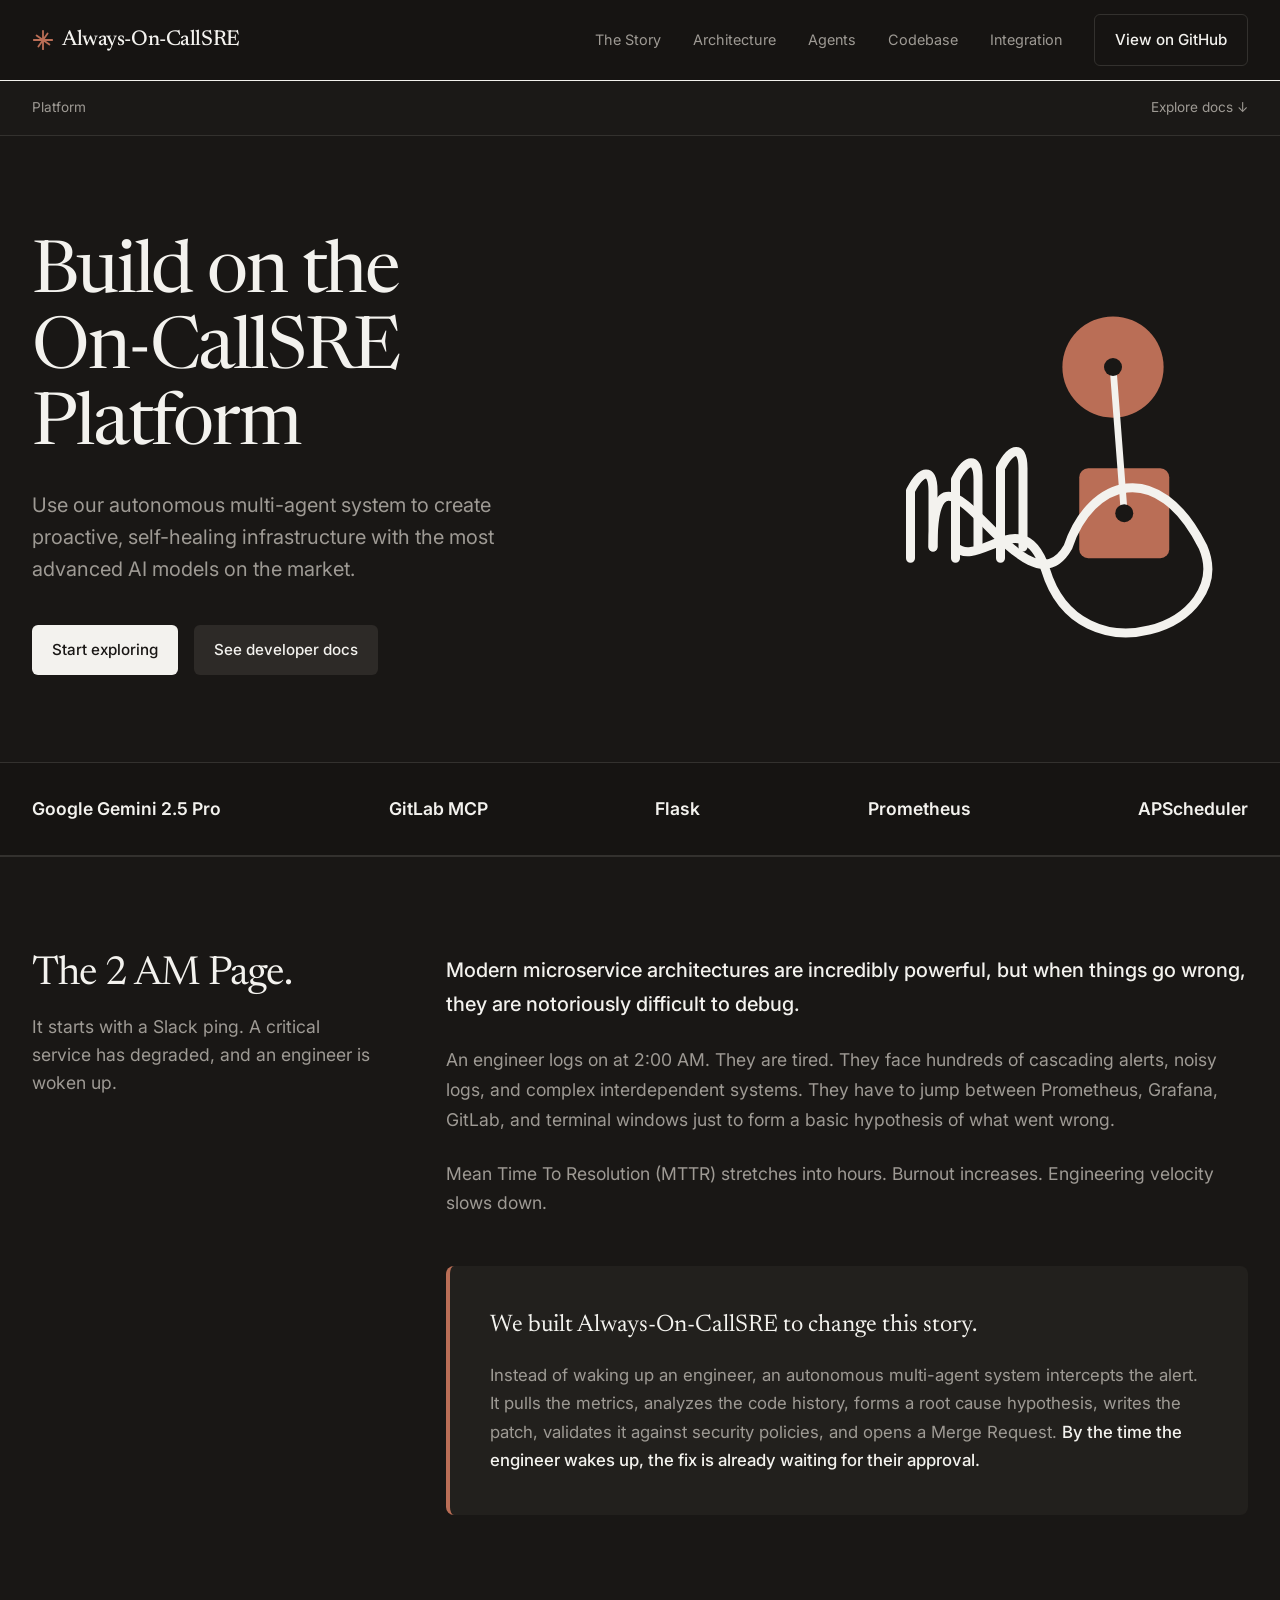
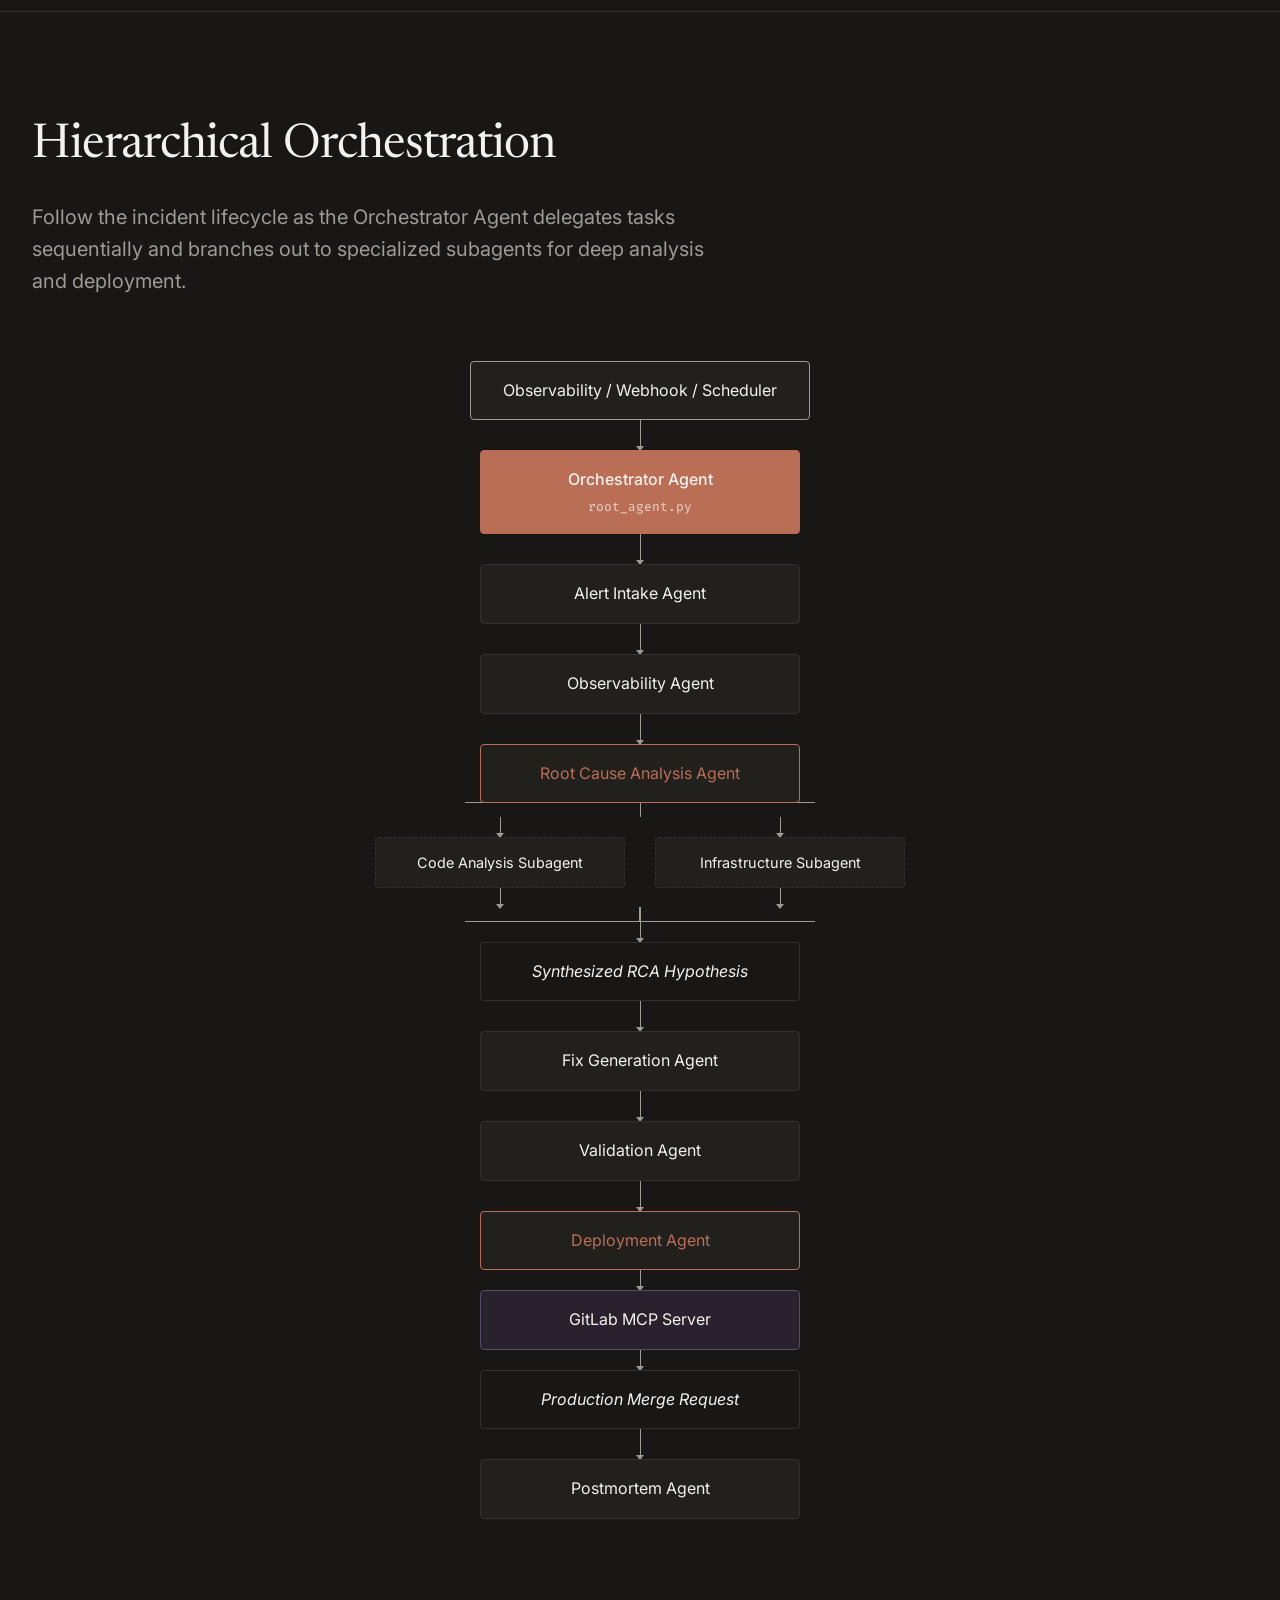
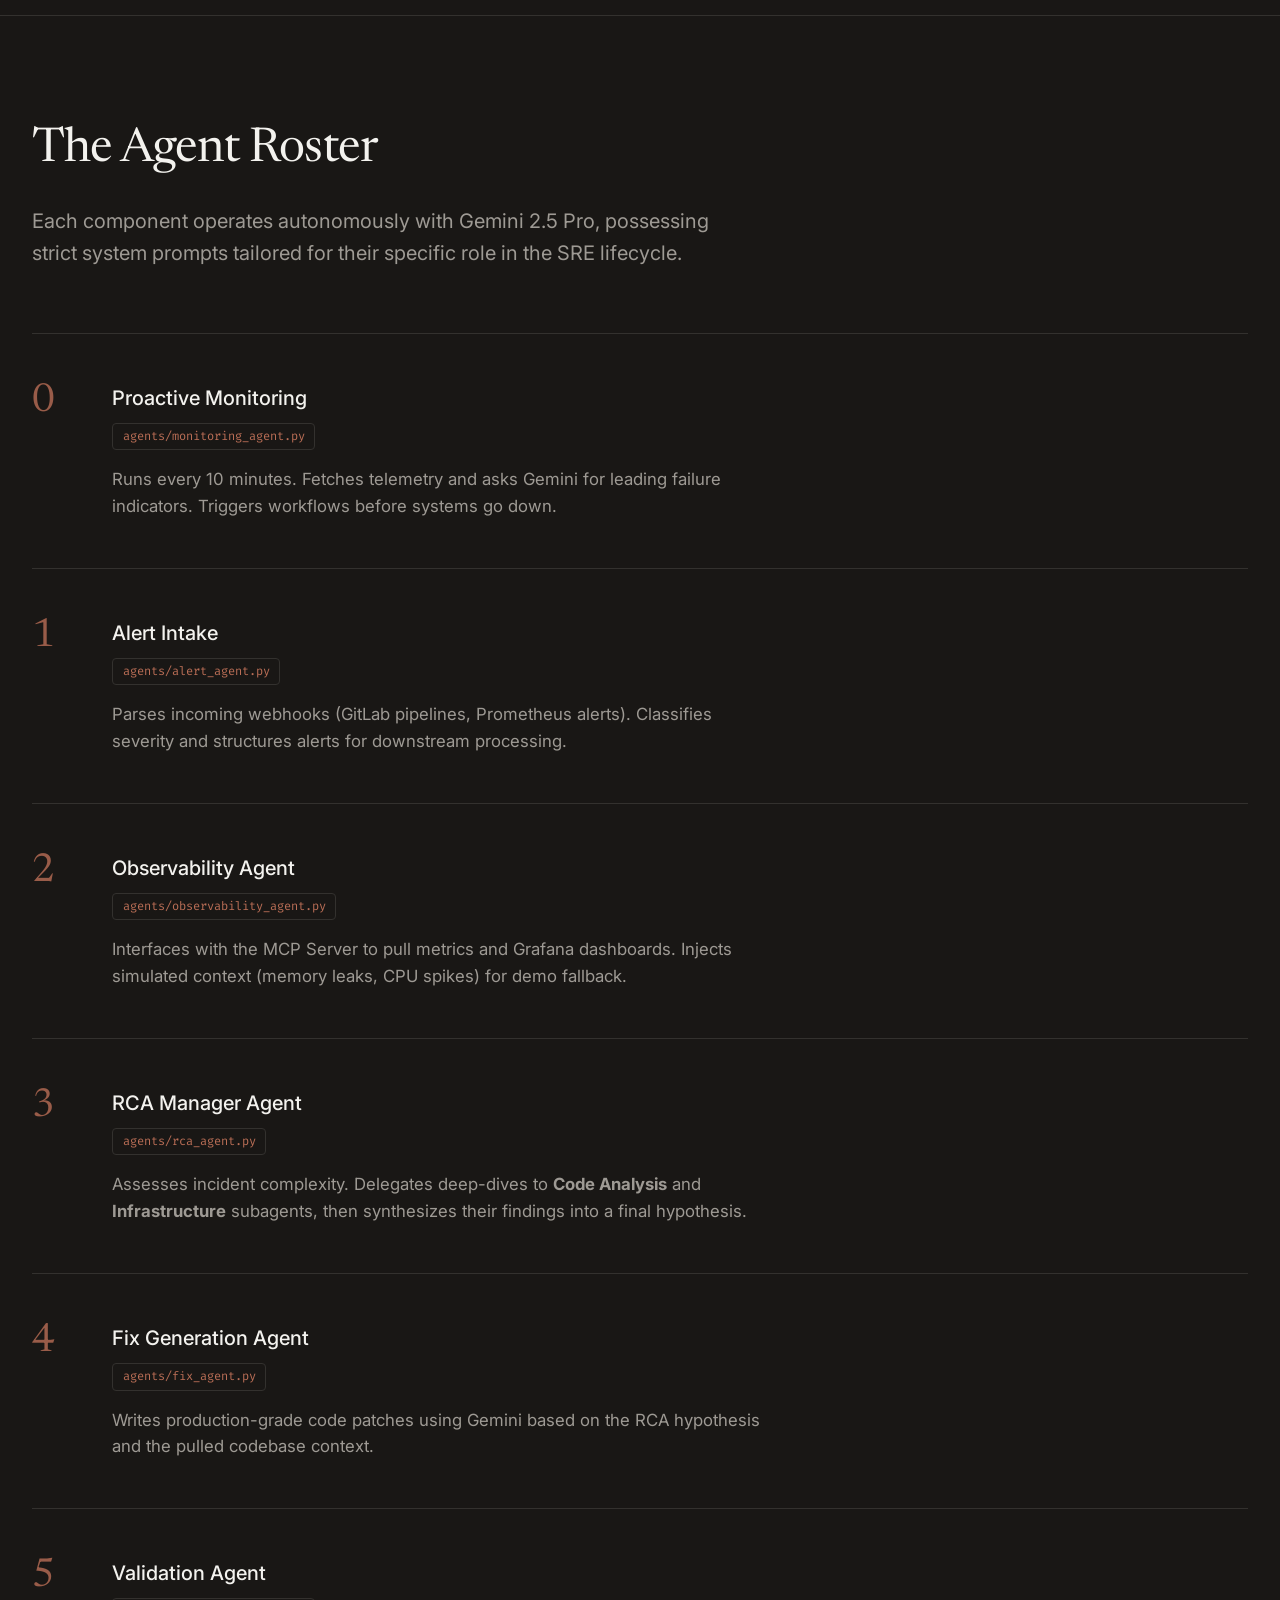
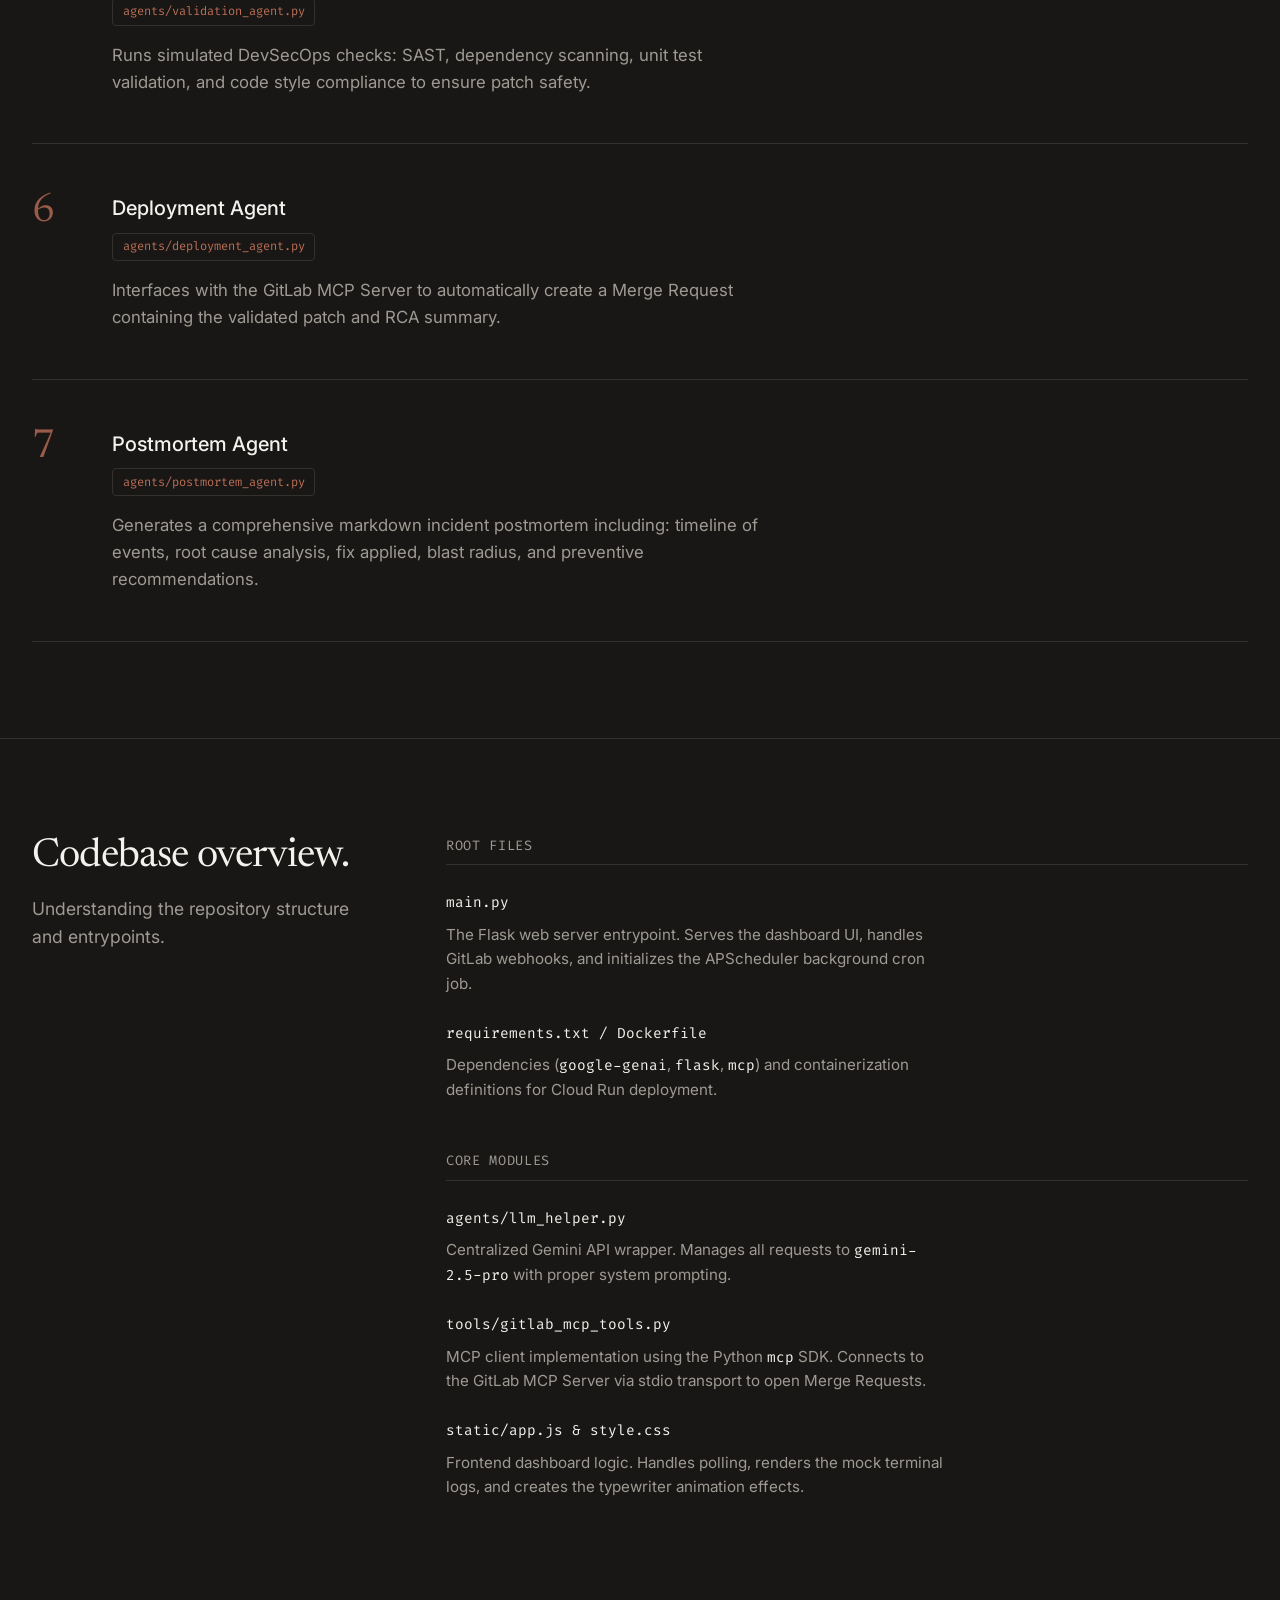
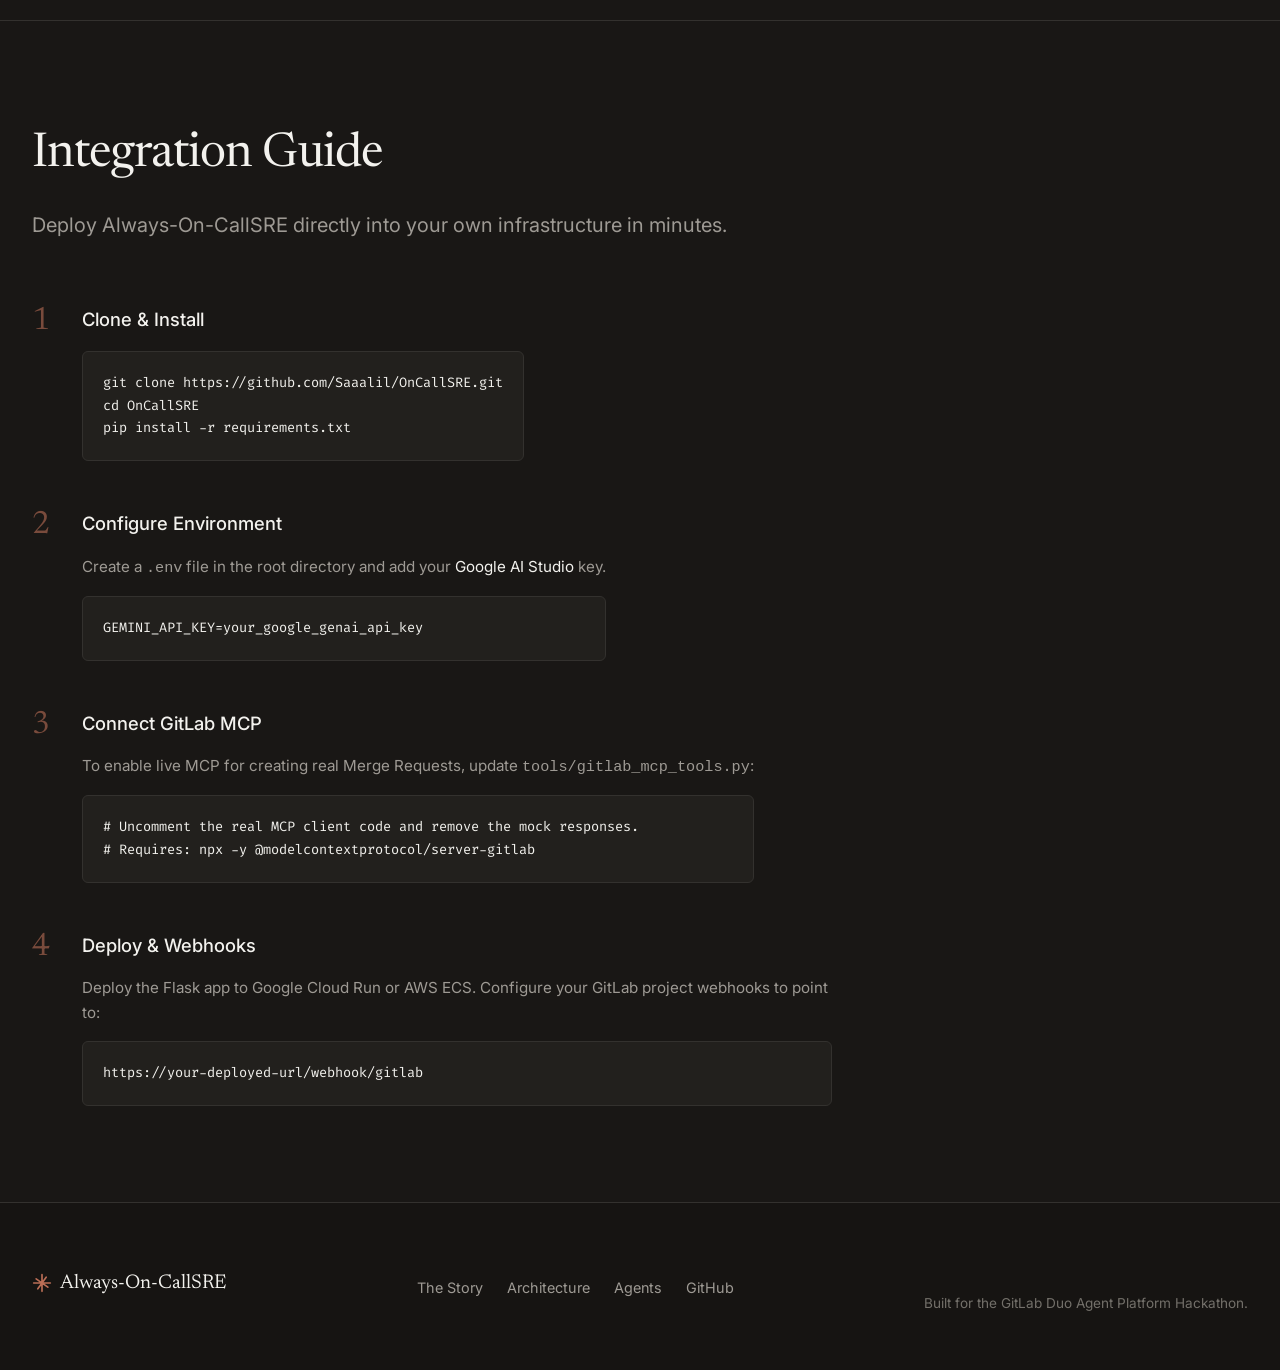
<file: docs/index.html>
<!DOCTYPE html>
<html lang="en">
<head>
    <meta charset="UTF-8">
    <meta name="viewport" content="width=device-width, initial-scale=1.0">
    <title>Always-On-CallSRE — Documentation</title>
    <meta name="description" content="Autonomous multi-agent SRE platform powered by Gemini 2.5 Pro & MCP.">
    <link rel="stylesheet" href="style.css">
    <link href="https://fonts.googleapis.com/css2?family=Newsreader:opsz,wght@6..72,200..800&family=Inter:wght@300;400;500;600&family=Fira+Code:wght@400;500&display=swap" rel="stylesheet">
</head>
<body>
    <!-- Navigation -->
    <nav id="navbar">
        <div class="nav-inner">
            <div class="nav-left">
                <svg width="24" height="24" viewBox="0 0 24 24" fill="none" stroke="var(--clay)" stroke-width="2" stroke-linecap="round" stroke-linejoin="round" class="nav-logo-icon">
                    <path d="M12 2v20M17 5l-10 14M22 12H2M19 17L5 7"></path>
                </svg>
                <a href="#hero" class="nav-logo">Always-On-CallSRE</a>
            </div>
            <div class="nav-links">
                <a href="#story">The Story</a>
                <a href="#architecture">Architecture</a>
                <a href="#agents">Agents</a>
                <a href="#files">Codebase</a>
                <a href="#integrate">Integration</a>
                <a href="https://github.com/Saaalil/OnCallSRE" target="_blank" class="btn btn-nav">View on GitHub</a>
            </div>
        </div>
    </nav>

    <!-- Sub-nav -->
    <div class="sub-nav">
        <div class="sub-nav-inner">
            <span class="sub-nav-breadcrumb">Platform</span>
            <span class="sub-nav-action">Explore docs <span>&#8595;</span></span>
        </div>
    </div>

    <!-- Hero -->
    <section id="hero">
        <div class="hero-inner">
            <div class="hero-content">
                <h1>Build on the<br>On-CallSRE Platform</h1>
                <p class="hero-desc">Use our autonomous multi-agent system to create proactive, self-healing infrastructure with the most advanced AI models on the market.</p>
                <div class="hero-actions">
                    <a href="#story" class="btn btn-primary">Start exploring</a>
                    <a href="https://github.com/Saaalil/OnCallSRE" target="_blank" class="btn btn-secondary">See developer docs</a>
                </div>
            </div>
            <div class="hero-illustration">
                <svg viewBox="0 0 400 400" fill="none" xmlns="http://www.w3.org/2000/svg">
                    <circle cx="280" cy="120" r="45" fill="var(--clay)" />
                    <rect x="250" y="210" width="80" height="80" rx="8" fill="var(--clay)" />
                    <path d="M280 120 L290 250" stroke="var(--text-primary)" stroke-width="6" stroke-linecap="round" />
                    <circle cx="280" cy="120" r="8" fill="var(--bg-main)" />
                    <circle cx="290" cy="250" r="8" fill="var(--bg-main)" />
                    <path d="M120 280 C 120 150, 200 350, 240 280 C 260 220, 320 200, 360 280 C 390 350, 250 400, 220 300 C 200 240, 160 300, 140 280" stroke="var(--text-primary)" stroke-width="8" stroke-linecap="round" stroke-linejoin="round" />
                    <path d="M100 290 L100 230 C 110 210, 120 210, 120 230 L120 280" stroke="var(--text-primary)" stroke-width="8" stroke-linecap="round" stroke-linejoin="round" />
                    <path d="M140 290 L140 220 C 150 200, 160 200, 160 220 L160 280" stroke="var(--text-primary)" stroke-width="8" stroke-linecap="round" stroke-linejoin="round" />
                    <path d="M180 290 L180 210 C 190 190, 200 190, 200 210 L200 280" stroke="var(--text-primary)" stroke-width="8" stroke-linecap="round" stroke-linejoin="round" />
                </svg>
            </div>
        </div>
    </section>

    <!-- Integrations Logos -->
    <section class="integrations">
        <div class="integrations-inner">
            <div class="integration-logo">Google Gemini 2.5 Pro</div>
            <div class="integration-logo">GitLab MCP</div>
            <div class="integration-logo">Flask</div>
            <div class="integration-logo">Prometheus</div>
            <div class="integration-logo">APScheduler</div>
        </div>
    </section>

    <div class="divider"></div>

    <!-- The Story (Problem & Solution) -->
    <section id="story" class="section">
        <div class="section-inner">
            <div class="section-grid">
                <div class="section-header">
                    <h2>The 2 AM Page.</h2>
                    <p>It starts with a Slack ping. A critical service has degraded, and an engineer is woken up.</p>
                </div>
                <div class="section-content story-content">
                    <p class="story-lead">Modern microservice architectures are incredibly powerful, but when things go wrong, they are notoriously difficult to debug.</p>
                    <p>An engineer logs on at 2:00 AM. They are tired. They face hundreds of cascading alerts, noisy logs, and complex interdependent systems. They have to jump between Prometheus, Grafana, GitLab, and terminal windows just to form a basic hypothesis of what went wrong.</p>
                    <p>Mean Time To Resolution (MTTR) stretches into hours. Burnout increases. Engineering velocity slows down.</p>
                    <div class="story-highlight">
                        <h3>We built Always-On-CallSRE to change this story.</h3>
                        <p>Instead of waking up an engineer, an autonomous multi-agent system intercepts the alert. It pulls the metrics, analyzes the code history, forms a root cause hypothesis, writes the patch, validates it against security policies, and opens a Merge Request. <strong>By the time the engineer wakes up, the fix is already waiting for their approval.</strong></p>
                    </div>
                </div>
            </div>
        </div>
    </section>

    <div class="divider"></div>

    <!-- Architecture Flowchart -->
    <section id="architecture" class="section">
        <div class="section-inner">
            <div class="section-header-full">
                <h2>Hierarchical Orchestration</h2>
                <p>Follow the incident lifecycle as the Orchestrator Agent delegates tasks sequentially and branches out to specialized subagents for deep analysis and deployment.</p>
            </div>
            
            <div class="flowchart-container">
                <!-- Trigger Node -->
                <div class="fc-node-wrapper">
                    <div class="fc-node fc-trigger">
                        Observability / Webhook / Scheduler
                    </div>
                    <div class="fc-line-down"></div>
                </div>

                <!-- Orchestrator -->
                <div class="fc-node-wrapper">
                    <div class="fc-node fc-orchestrator">
                        Orchestrator Agent
                        <span class="fc-file">root_agent.py</span>
                    </div>
                    <div class="fc-line-down"></div>
                </div>

                <!-- Vertical Pipeline -->
                <div class="fc-pipeline">
                    
                    <!-- 1. Alert Intake -->
                    <div class="fc-node-wrapper">
                        <div class="fc-node">Alert Intake Agent</div>
                        <div class="fc-line-down"></div>
                    </div>

                    <!-- 2. Observability -->
                    <div class="fc-node-wrapper">
                        <div class="fc-node">Observability Agent</div>
                        <div class="fc-line-down"></div>
                    </div>

                    <!-- 3. RCA (Branches) -->
                    <div class="fc-node-wrapper">
                        <div class="fc-node fc-manager">Root Cause Analysis Agent</div>
                        <!-- Branching out -->
                        <div class="fc-branch-container">
                            <div class="fc-branch-line">
                                <div class="fc-branch-left"></div>
                                <div class="fc-branch-right"></div>
                            </div>
                            <div class="fc-subnodes">
                                <div class="fc-subnode-wrapper">
                                    <div class="fc-line-down fc-short"></div>
                                    <div class="fc-node fc-subagent">Code Analysis Subagent</div>
                                    <div class="fc-line-down fc-short"></div>
                                </div>
                                <div class="fc-subnode-wrapper">
                                    <div class="fc-line-down fc-short"></div>
                                    <div class="fc-node fc-subagent">Infrastructure Subagent</div>
                                    <div class="fc-line-down fc-short"></div>
                                </div>
                            </div>
                            <div class="fc-branch-line-bottom">
                                <div class="fc-branch-left"></div>
                                <div class="fc-branch-right"></div>
                            </div>
                        </div>
                        <div class="fc-line-down fc-short"></div>
                        <div class="fc-node fc-hypothesis">Synthesized RCA Hypothesis</div>
                        <div class="fc-line-down"></div>
                    </div>

                    <!-- 4. Fix Generation -->
                    <div class="fc-node-wrapper">
                        <div class="fc-node">Fix Generation Agent</div>
                        <div class="fc-line-down"></div>
                    </div>

                    <!-- 5. Validation -->
                    <div class="fc-node-wrapper">
                        <div class="fc-node">Validation Agent</div>
                        <div class="fc-line-down"></div>
                    </div>

                    <!-- 6. Deployment (Branches to MCP) -->
                    <div class="fc-node-wrapper">
                        <div class="fc-node fc-manager">Deployment Agent</div>
                        <div class="fc-line-down fc-short"></div>
                        <div class="fc-node fc-mcp">GitLab MCP Server</div>
                        <div class="fc-line-down fc-short"></div>
                        <div class="fc-node fc-hypothesis">Production Merge Request</div>
                        <div class="fc-line-down"></div>
                    </div>

                    <!-- 7. Postmortem -->
                    <div class="fc-node-wrapper">
                        <div class="fc-node">Postmortem Agent</div>
                    </div>

                </div>
            </div>
        </div>
    </section>

    <div class="divider"></div>

    <!-- Agent Roster (Detailed) -->
    <section id="agents" class="section">
        <div class="section-inner">
            <div class="section-header-full">
                <h2>The Agent Roster</h2>
                <p>Each component operates autonomously with Gemini 2.5 Pro, possessing strict system prompts tailored for their specific role in the SRE lifecycle.</p>
            </div>
            
            <div class="agent-list">
                <div class="agent-item">
                    <div class="agent-num">0</div>
                    <div class="agent-info">
                        <h3>Proactive Monitoring</h3>
                        <div class="mono-tag">agents/monitoring_agent.py</div>
                        <p>Runs every 10 minutes. Fetches telemetry and asks Gemini for leading failure indicators. Triggers workflows before systems go down.</p>
                    </div>
                </div>
                <div class="agent-item">
                    <div class="agent-num">1</div>
                    <div class="agent-info">
                        <h3>Alert Intake</h3>
                        <div class="mono-tag">agents/alert_agent.py</div>
                        <p>Parses incoming webhooks (GitLab pipelines, Prometheus alerts). Classifies severity and structures alerts for downstream processing.</p>
                    </div>
                </div>
                <div class="agent-item">
                    <div class="agent-num">2</div>
                    <div class="agent-info">
                        <h3>Observability Agent</h3>
                        <div class="mono-tag">agents/observability_agent.py</div>
                        <p>Interfaces with the MCP Server to pull metrics and Grafana dashboards. Injects simulated context (memory leaks, CPU spikes) for demo fallback.</p>
                    </div>
                </div>
                <div class="agent-item">
                    <div class="agent-num">3</div>
                    <div class="agent-info">
                        <h3>RCA Manager Agent</h3>
                        <div class="mono-tag">agents/rca_agent.py</div>
                        <p>Assesses incident complexity. Delegates deep-dives to <strong>Code Analysis</strong> and <strong>Infrastructure</strong> subagents, then synthesizes their findings into a final hypothesis.</p>
                    </div>
                </div>
                <div class="agent-item">
                    <div class="agent-num">4</div>
                    <div class="agent-info">
                        <h3>Fix Generation Agent</h3>
                        <div class="mono-tag">agents/fix_agent.py</div>
                        <p>Writes production-grade code patches using Gemini based on the RCA hypothesis and the pulled codebase context.</p>
                    </div>
                </div>
                <div class="agent-item">
                    <div class="agent-num">5</div>
                    <div class="agent-info">
                        <h3>Validation Agent</h3>
                        <div class="mono-tag">agents/validation_agent.py</div>
                        <p>Runs simulated DevSecOps checks: SAST, dependency scanning, unit test validation, and code style compliance to ensure patch safety.</p>
                    </div>
                </div>
                <div class="agent-item">
                    <div class="agent-num">6</div>
                    <div class="agent-info">
                        <h3>Deployment Agent</h3>
                        <div class="mono-tag">agents/deployment_agent.py</div>
                        <p>Interfaces with the GitLab MCP Server to automatically create a Merge Request containing the validated patch and RCA summary.</p>
                    </div>
                </div>
                <div class="agent-item">
                    <div class="agent-num">7</div>
                    <div class="agent-info">
                        <h3>Postmortem Agent</h3>
                        <div class="mono-tag">agents/postmortem_agent.py</div>
                        <p>Generates a comprehensive markdown incident postmortem including: timeline of events, root cause analysis, fix applied, blast radius, and preventive recommendations.</p>
                    </div>
                </div>
            </div>
        </div>
    </section>

    <div class="divider"></div>

    <!-- Codebase -->
    <section id="files" class="section">
        <div class="section-inner">
            <div class="section-grid">
                <div class="section-header">
                    <h2>Codebase overview.</h2>
                    <p>Understanding the repository structure and entrypoints.</p>
                </div>
                <div class="section-content">
                    <div class="code-block">
                        <div class="code-header">Root Files</div>
                        <div class="code-item">
                            <code>main.py</code>
                            <p>The Flask web server entrypoint. Serves the dashboard UI, handles GitLab webhooks, and initializes the APScheduler background cron job.</p>
                        </div>
                        <div class="code-item">
                            <code>requirements.txt / Dockerfile</code>
                            <p>Dependencies (<code>google-genai</code>, <code>flask</code>, <code>mcp</code>) and containerization definitions for Cloud Run deployment.</p>
                        </div>
                    </div>
                    
                    <div class="code-block">
                        <div class="code-header">Core Modules</div>
                        <div class="code-item">
                            <code>agents/llm_helper.py</code>
                            <p>Centralized Gemini API wrapper. Manages all requests to <code>gemini-2.5-pro</code> with proper system prompting.</p>
                        </div>
                        <div class="code-item">
                            <code>tools/gitlab_mcp_tools.py</code>
                            <p>MCP client implementation using the Python <code>mcp</code> SDK. Connects to the GitLab MCP Server via stdio transport to open Merge Requests.</p>
                        </div>
                        <div class="code-item">
                            <code>static/app.js & style.css</code>
                            <p>Frontend dashboard logic. Handles polling, renders the mock terminal logs, and creates the typewriter animation effects.</p>
                        </div>
                    </div>
                </div>
            </div>
        </div>
    </section>

    <div class="divider"></div>

    <!-- Integration -->
    <section id="integrate" class="section">
        <div class="section-inner">
            <div class="section-header-full">
                <h2>Integration Guide</h2>
                <p>Deploy Always-On-CallSRE directly into your own infrastructure in minutes.</p>
            </div>
            
            <div class="steps-list">
                <div class="step-row">
                    <div class="step-num">1</div>
                    <div class="step-body">
                        <h3>Clone & Install</h3>
                        <pre><code>git clone https://github.com/Saaalil/OnCallSRE.git
cd OnCallSRE
pip install -r requirements.txt</code></pre>
                    </div>
                </div>
                <div class="step-row">
                    <div class="step-num">2</div>
                    <div class="step-body">
                        <h3>Configure Environment</h3>
                        <p>Create a <code>.env</code> file in the root directory and add your <a href="https://aistudio.google.com/apikey" target="_blank">Google AI Studio</a> key.</p>
                        <pre><code>GEMINI_API_KEY=your_google_genai_api_key</code></pre>
                    </div>
                </div>
                <div class="step-row">
                    <div class="step-num">3</div>
                    <div class="step-body">
                        <h3>Connect GitLab MCP</h3>
                        <p>To enable live MCP for creating real Merge Requests, update <code>tools/gitlab_mcp_tools.py</code>:</p>
                        <pre><code># Uncomment the real MCP client code and remove the mock responses.
# Requires: npx -y @modelcontextprotocol/server-gitlab</code></pre>
                    </div>
                </div>
                <div class="step-row">
                    <div class="step-num">4</div>
                    <div class="step-body">
                        <h3>Deploy & Webhooks</h3>
                        <p>Deploy the Flask app to Google Cloud Run or AWS ECS. Configure your GitLab project webhooks to point to:</p>
                        <pre><code>https://your-deployed-url/webhook/gitlab</code></pre>
                    </div>
                </div>
            </div>
        </div>
    </section>

    <!-- Footer -->
    <footer>
        <div class="footer-inner">
            <div class="footer-logo">
                <svg width="20" height="20" viewBox="0 0 24 24" fill="none" stroke="var(--clay)" stroke-width="2" stroke-linecap="round" stroke-linejoin="round">
                    <path d="M12 2v20M17 5l-10 14M22 12H2M19 17L5 7"></path>
                </svg>
                Always-On-CallSRE
            </div>
            <div class="footer-links">
                <a href="#story">The Story</a>
                <a href="#architecture">Architecture</a>
                <a href="#agents">Agents</a>
                <a href="https://github.com/Saaalil/OnCallSRE" target="_blank">GitHub</a>
            </div>
            <div class="footer-copy">
                Built for the GitLab Duo Agent Platform Hackathon.
            </div>
        </div>
    </footer>
    <script src="app.js"></script>
</body>
</html>
</file>
<file: docs/style.css>
/* ============================================
   Always-On-CallSRE Docs
   Exact Match: Claude.com Dark Theme Signature
   ============================================ */

:root {
    --bg-main: #191715;
    --bg-nav: #161412;
    --bg-subnav: #1B1917;
    --bg-card: #22201D;
    --bg-btn-sec: #2D2A27;
    --bg-integration: #161412;
    
    --text-primary: #F3F2EE;
    --text-secondary: #9E9A94;
    --text-tertiary: #73706A;
    
    --border: #33312E;
    --clay: #BA6E56;
    
    --font-serif: 'Newsreader', 'Source Serif 4', Georgia, serif;
    --font-sans: 'Inter', -apple-system, sans-serif;
    --font-mono: 'Fira Code', monospace;
}

* { box-sizing: border-box; margin: 0; padding: 0; }

html { scroll-behavior: smooth; }

body {
    font-family: var(--font-sans);
    background-color: var(--bg-main);
    color: var(--text-primary);
    line-height: 1.6;
    -webkit-font-smoothing: antialiased;
    -moz-osx-font-smoothing: grayscale;
}

::selection {
    background-color: var(--clay);
    color: #fff;
}

a { color: var(--text-primary); text-decoration: none; }

/* ---- Navigation ---- */
#navbar { background: var(--bg-nav); border-bottom: 1px solid var(--border); position: sticky; top: 0; z-index: 100; }
.nav-inner { max-width: 1400px; margin: 0 auto; padding: 0.875rem 2rem; display: flex; justify-content: space-between; align-items: center; }
.nav-left { display: flex; align-items: center; gap: 0.5rem; }
.nav-logo-icon { width: 22px; height: 22px; }
.nav-logo { font-family: var(--font-serif); font-size: 1.35rem; font-weight: 500; letter-spacing: -0.02em; color: var(--text-primary); }
.nav-links { display: flex; gap: 2rem; align-items: center; }
.nav-links a:not(.btn) { font-size: 0.9rem; color: var(--text-secondary); transition: color 0.2s; }
.nav-links a:not(.btn):hover { color: var(--text-primary); }
.btn-nav { border: 1px solid var(--border); padding: 0.4rem 1rem; border-radius: 6px; font-size: 0.85rem; background: transparent; transition: background 0.2s; }
.btn-nav:hover { background: var(--bg-card); }

/* ---- Sub Nav ---- */
.sub-nav { background: var(--bg-subnav); border-bottom: 1px solid var(--border); padding: 1rem 2rem; }
.sub-nav-inner { max-width: 1400px; margin: 0 auto; display: flex; justify-content: space-between; font-size: 0.85rem; color: var(--text-secondary); }
.sub-nav-action { cursor: pointer; transition: color 0.2s; }
.sub-nav-action:hover { color: var(--text-primary); }

/* ---- Hero Section ---- */
#hero { max-width: 1400px; margin: 0 auto; padding: 6rem 2rem 5rem; }
.hero-inner { display: grid; grid-template-columns: 1fr 1fr; gap: 4rem; align-items: center; }
.hero-content h1 { font-family: var(--font-serif); font-size: 4.5rem; font-weight: 400; line-height: 1.05; letter-spacing: -0.03em; margin-bottom: 1.5rem; color: var(--text-primary); }
.hero-desc { font-size: 1.25rem; color: var(--text-secondary); line-height: 1.6; max-width: 500px; margin-bottom: 2.5rem; }
.hero-actions { display: flex; gap: 1rem; }
.btn { display: inline-block; padding: 0.8rem 1.25rem; border-radius: 6px; font-size: 0.95rem; font-weight: 500; cursor: pointer; transition: opacity 0.2s, background 0.2s; }
.btn-primary { background: var(--text-primary); color: var(--bg-main); }
.btn-primary:hover { opacity: 0.9; }
.btn-secondary { background: var(--bg-btn-sec); color: var(--text-primary); }
.btn-secondary:hover { background: #383531; }
.hero-illustration { display: flex; justify-content: flex-end; align-items: center; }
.hero-illustration svg { width: 100%; max-width: 450px; }

/* ---- Integrations Bar ---- */
.integrations { background: var(--bg-integration); border-top: 1px solid var(--border); border-bottom: 1px solid var(--border); padding: 2rem; }
.integrations-inner { max-width: 1400px; margin: 0 auto; display: flex; justify-content: space-between; flex-wrap: wrap; gap: 2rem; }
.integration-logo { font-family: var(--font-sans); font-weight: 600; font-size: 1.1rem; color: var(--text-primary); display: flex; align-items: center; gap: 0.5rem; }

/* ---- Sections ---- */
.section { padding: 6rem 2rem; max-width: 1400px; margin: 0 auto; }
.section-grid { display: grid; grid-template-columns: 350px 1fr; gap: 4rem; }
.section-header h2 { font-family: var(--font-serif); font-size: 2.5rem; font-weight: 400; line-height: 1.1; letter-spacing: -0.02em; margin-bottom: 1rem; }
.section-header p { font-size: 1.1rem; color: var(--text-secondary); }
.section-header-full { max-width: 700px; margin-bottom: 4rem; }
.section-header-full h2 { font-family: var(--font-serif); font-size: 3rem; font-weight: 400; letter-spacing: -0.02em; margin-bottom: 1rem; }
.section-header-full p { font-size: 1.25rem; color: var(--text-secondary); }

/* ---- Story Content ---- */
.story-content p { font-size: 1.1rem; color: var(--text-secondary); margin-bottom: 1.5rem; line-height: 1.7; }
.story-lead { font-size: 1.25rem !important; color: var(--text-primary) !important; font-weight: 500; }
.story-highlight { background: var(--bg-card); padding: 2.5rem; border-radius: 8px; margin-top: 3rem; border-left: 4px solid var(--clay); }
.story-highlight h3 { font-family: var(--font-serif); font-size: 1.5rem; font-weight: 400; margin-bottom: 1rem; color: var(--text-primary); }
.story-highlight p { margin-bottom: 0; font-size: 1.05rem; }
.story-highlight strong { color: var(--text-primary); font-weight: 500; }

/* ---- Flowchart (Custom CSS implementation of Image) ---- */
.flowchart-container {
    display: flex;
    flex-direction: column;
    align-items: center;
    width: 100%;
    margin-top: 2rem;
}

.fc-node-wrapper { display: flex; flex-direction: column; align-items: center; width: 100%; }

.fc-node {
    background: var(--bg-card);
    border: 1px solid var(--border);
    padding: 1rem 2rem;
    border-radius: 4px;
    font-size: 1rem;
    color: var(--text-primary);
    text-align: center;
    position: relative;
    z-index: 2;
    transition: border-color 0.2s;
    min-width: 320px;
}

.fc-node:hover { border-color: var(--text-secondary); }

.fc-trigger { border-color: var(--text-secondary); }

.fc-orchestrator {
    background: var(--clay);
    border-color: var(--clay);
    color: var(--text-primary);
    font-weight: 500;
}
.fc-orchestrator .fc-file { display: block; font-family: var(--font-mono); font-size: 0.8rem; opacity: 0.8; font-weight: 400; margin-top: 0.25rem; }

.fc-manager { border: 1px solid var(--clay); color: var(--clay); }
.fc-subagent { border-style: dashed; }
.fc-mcp { background: #2A212E; border-color: #5B4B63; }
.fc-hypothesis { font-style: italic; background: transparent; border: 1px solid var(--border); }

/* Vertical connecting line */
.fc-line-down {
    width: 1px;
    height: 30px;
    background: var(--text-secondary);
    position: relative;
    z-index: 1;
}

.fc-line-down::after {
    content: '';
    position: absolute;
    bottom: -1px;
    left: -4px;
    border-width: 5px 4.5px 0 4.5px;
    border-style: solid;
    border-color: var(--text-secondary) transparent transparent transparent;
}

.fc-line-down.fc-short { height: 20px; }

.fc-pipeline {
    display: flex;
    flex-direction: column;
    align-items: center;
    width: 100%;
}

/* Branching lines */
.fc-branch-container {
    display: flex;
    flex-direction: column;
    align-items: center;
    width: 100%;
    margin-top: -1px;
}

.fc-branch-line {
    display: flex;
    width: 350px;
    height: 15px;
}

.fc-branch-left {
    flex: 1;
    border-top: 1px solid var(--text-secondary);
    border-right: 1px solid var(--text-secondary);
}

.fc-branch-right {
    flex: 1;
    border-top: 1px solid var(--text-secondary);
}

.fc-subnodes {
    display: flex;
    justify-content: center;
    gap: 30px;
    width: 100%;
}

.fc-subnode-wrapper {
    display: flex;
    flex-direction: column;
    align-items: center;
}
.fc-subnode-wrapper .fc-node { min-width: 250px; font-size: 0.9rem; padding: 0.8rem 1.5rem; }

.fc-branch-line-bottom {
    display: flex;
    width: 350px;
    height: 15px;
    margin-top: -1px;
}

.fc-branch-line-bottom .fc-branch-left {
    border-top: none;
    border-bottom: 1px solid var(--text-secondary);
}

.fc-branch-line-bottom .fc-branch-right {
    border-top: none;
    border-bottom: 1px solid var(--text-secondary);
    border-left: 1px solid var(--text-secondary);
}

/* ---- Divider ---- */
.divider { max-width: 1400px; margin: 0 auto; height: 1px; background: var(--border); }

/* ---- Agent List ---- */
.agent-list { display: flex; flex-direction: column; border-top: 1px solid var(--border); }
.agent-item { display: grid; grid-template-columns: 80px 1fr; padding: 3rem 0; border-bottom: 1px solid var(--border); }
.agent-num { font-family: var(--font-serif); font-size: 2.5rem; color: var(--clay); line-height: 1; opacity: 0.8; }
.agent-info h3 { font-family: var(--font-sans); font-weight: 500; font-size: 1.25rem; margin-bottom: 0.5rem; }
.agent-info p { color: var(--text-secondary); font-size: 1.05rem; max-width: 650px; margin-top: 1rem; }
.mono-tag { display: inline-block; font-family: var(--font-mono); font-size: 0.75rem; color: var(--clay); border: 1px solid var(--border); padding: 0.2rem 0.6rem; border-radius: 4px; }

/* ---- Code Blocks ---- */
.code-block { margin-bottom: 3rem; }
.code-block:last-child { margin-bottom: 0; }
.code-header { font-family: var(--font-mono); font-size: 0.85rem; color: var(--text-secondary); text-transform: uppercase; letter-spacing: 0.05em; margin-bottom: 1.5rem; padding-bottom: 0.5rem; border-bottom: 1px solid var(--border); }
.code-item { margin-bottom: 1.5rem; }
.code-item code { font-family: var(--font-mono); font-size: 0.9rem; color: var(--text-primary); }
.code-item p { color: var(--text-secondary); font-size: 0.95rem; margin-top: 0.5rem; max-width: 500px; }

/* ---- Steps (Integration) ---- */
.steps-list { max-width: 800px; }
.step-row { display: flex; gap: 2rem; margin-bottom: 3rem; }
.step-row:last-child { margin-bottom: 0; }
.step-num { font-family: var(--font-serif); font-size: 2rem; color: var(--clay); opacity: 0.6; line-height: 1; }
.step-body h3 { font-size: 1.15rem; font-weight: 500; margin-bottom: 1rem; }
.step-body p { color: var(--text-secondary); margin-bottom: 1rem; font-size: 0.95rem; }
pre { background: var(--bg-card); border: 1px solid var(--border); padding: 1.25rem; border-radius: 6px; overflow-x: auto; }
pre code { font-family: var(--font-mono); font-size: 0.85rem; color: var(--text-primary); }

/* ---- Footer ---- */
footer { background: var(--bg-nav); border-top: 1px solid var(--border); padding: 4rem 2rem; }
.footer-inner { max-width: 1400px; margin: 0 auto; display: flex; justify-content: space-between; align-items: flex-end; }
.footer-logo { display: flex; align-items: center; gap: 0.5rem; font-family: var(--font-serif); font-size: 1.25rem; color: var(--text-primary); margin-bottom: 1rem; }
.footer-links { display: flex; gap: 1.5rem; margin-bottom: 1rem; }
.footer-links a { color: var(--text-secondary); font-size: 0.9rem; transition: color 0.2s; }
.footer-links a:hover { color: var(--text-primary); }
.footer-copy { color: var(--text-tertiary); font-size: 0.85rem; }

/* Responsive */
@media (max-width: 1024px) {
    .section-grid { grid-template-columns: 1fr; gap: 2rem; }
    .hero-inner { grid-template-columns: 1fr; text-align: center; }
    .hero-illustration { justify-content: center; margin-top: 2rem; }
    .hero-actions { justify-content: center; }
    .hero-desc { margin-left: auto; margin-right: auto; }
}

@media (max-width: 768px) {
    #hero h1 { font-size: 3rem; }
    .nav-links { display: none; }
    .footer-inner { flex-direction: column; align-items: flex-start; gap: 2rem; }
    .fc-subnodes { flex-direction: column; gap: 10px; }
    .fc-branch-line, .fc-branch-line-bottom { display: none; }
}
</file>
